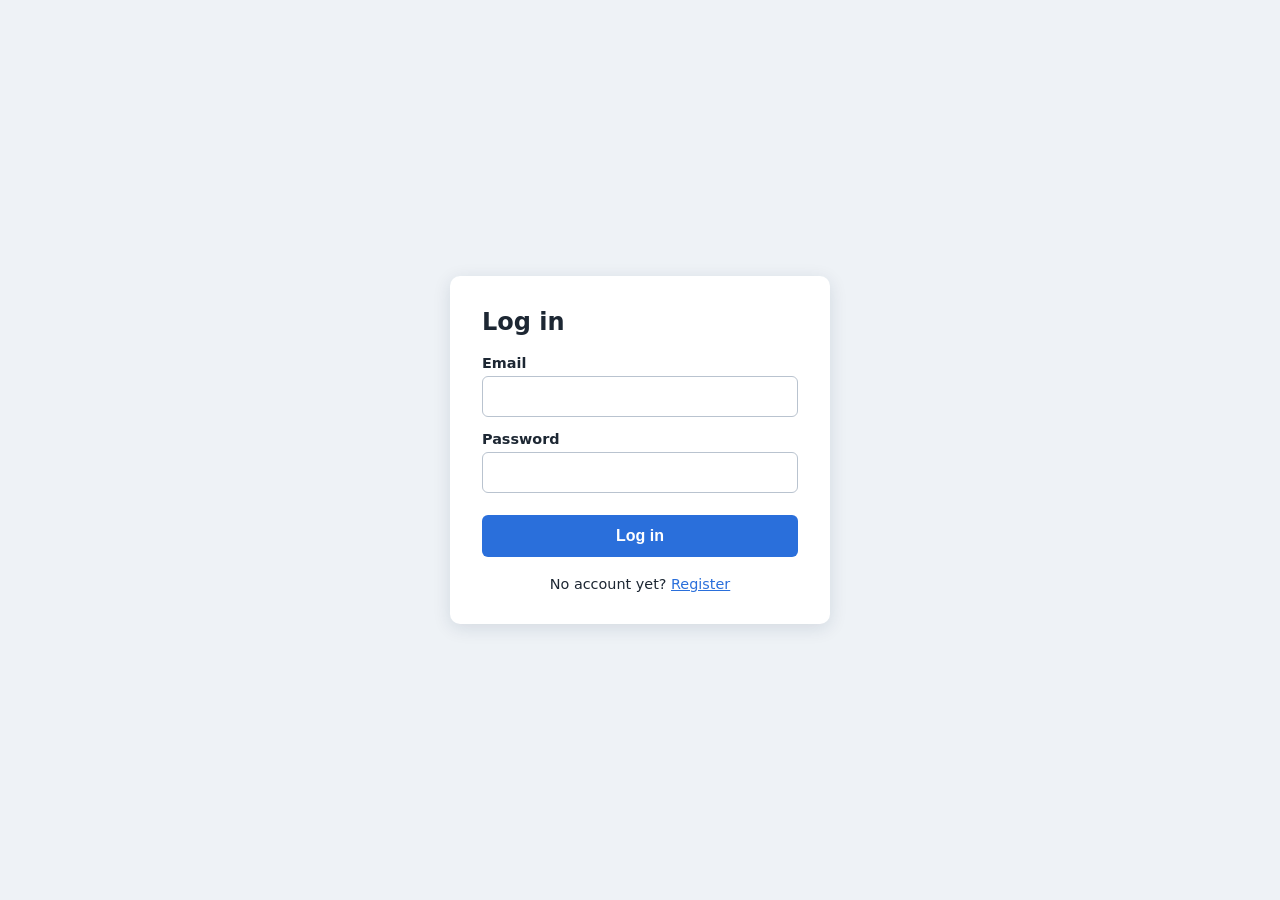
<file: Lab4/index.html>
<!DOCTYPE html>
<html lang="en">
<head>
    <meta charset="UTF-8">
    <meta name="viewport" content="width=device-width, initial-scale=1">
    <title>Log in</title>
    <link rel="stylesheet" href="style.css">
</head>
<body>
<main class="card">
    <h1>Log in</h1>

    <div id="messages" class="errors" role="alert" hidden></div>

    <form id="loginForm" method="post" action="login.php" novalidate>
        <label for="email">Email</label>
        <input type="email" id="email" name="email" autocomplete="email">

        <label for="password">Password</label>
        <input type="password" id="password" name="password" autocomplete="current-password">

        <button type="submit">Log in</button>
    </form>

    <p class="switch">No account yet? <a href="register.html">Register</a></p>
</main>
<script src="script.js"></script>
</body>
</html>
</file>
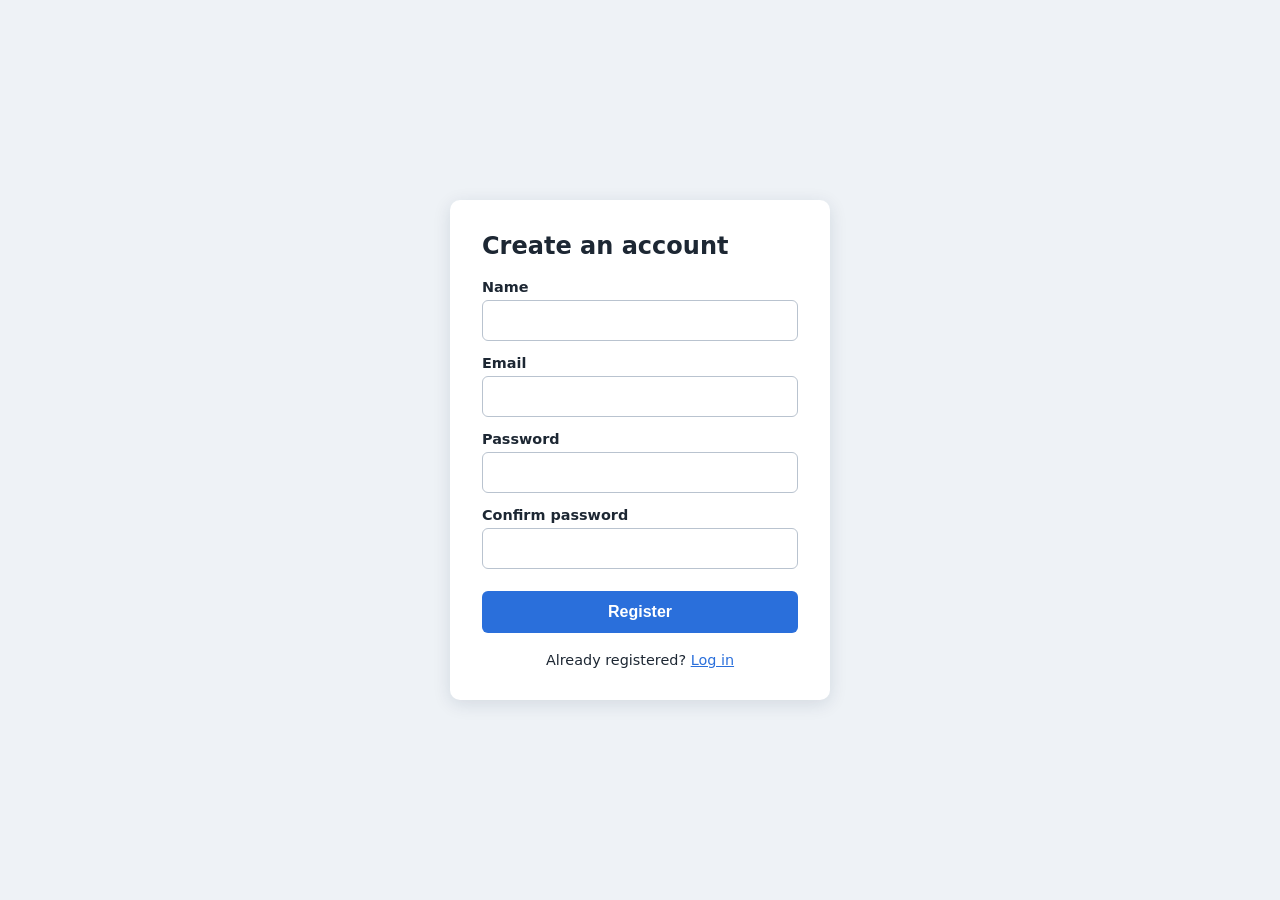
<file: Lab4/register.html>
<!DOCTYPE html>
<html lang="en">
<head>
    <meta charset="UTF-8">
    <meta name="viewport" content="width=device-width, initial-scale=1">
    <title>Register</title>
    <link rel="stylesheet" href="style.css">
</head>
<body>
<main class="card">
    <h1>Create an account</h1>

    <div id="messages" class="errors" role="alert" hidden></div>

    <form id="registerForm" method="post" action="register.php" novalidate>
        <label for="name">Name</label>
        <input type="text" id="name" name="name" autocomplete="name">

        <label for="email">Email</label>
        <input type="email" id="email" name="email" autocomplete="email">

        <label for="password">Password</label>
        <input type="password" id="password" name="password" autocomplete="new-password">

        <label for="confirm_password">Confirm password</label>
        <input type="password" id="confirm_password" name="confirm_password" autocomplete="new-password">

        <button type="submit">Register</button>
    </form>

    <p class="switch">Already registered? <a href="index.html">Log in</a></p>
</main>
<script src="script.js"></script>
</body>
</html>
</file>
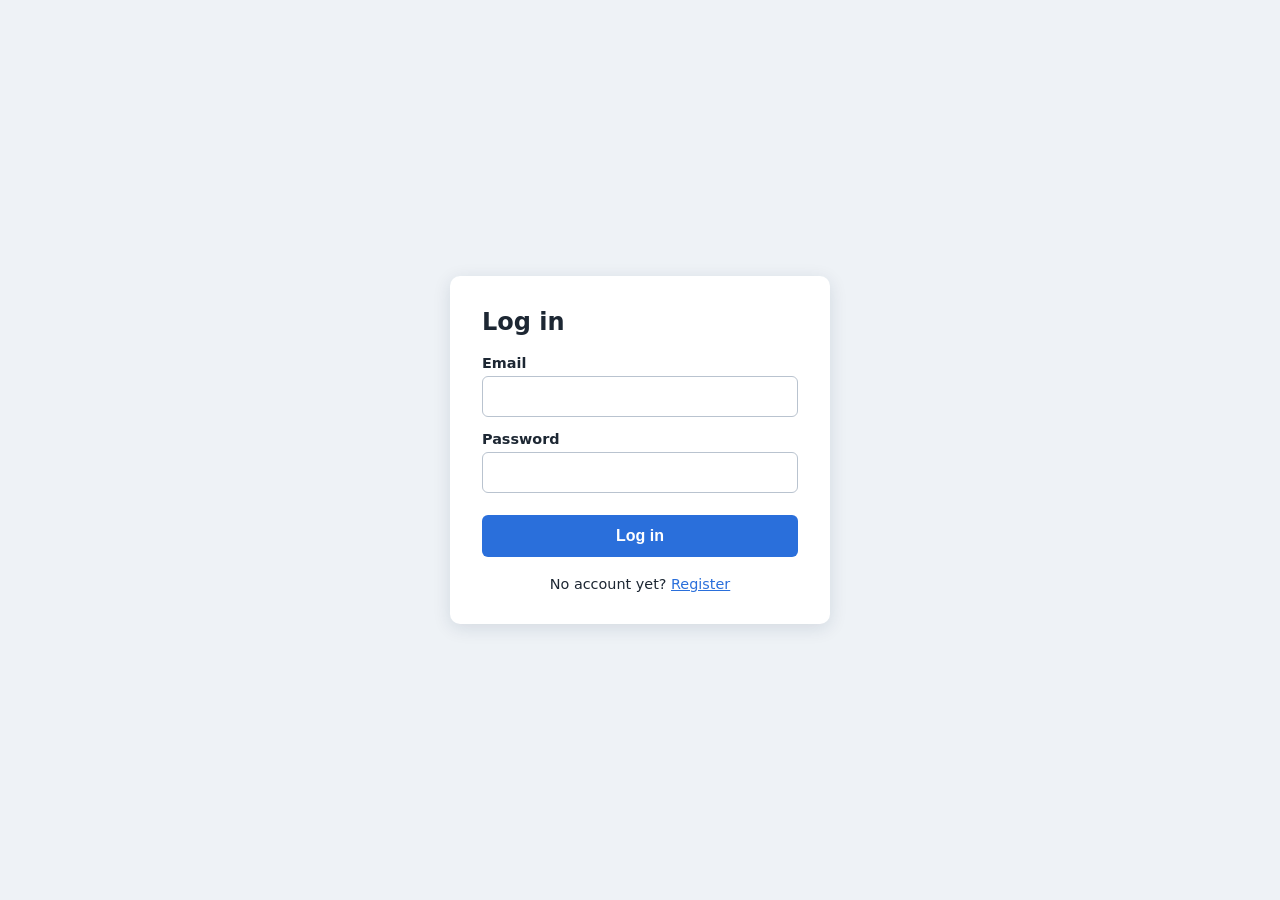
<file: Lab4/welcome.html>
<!DOCTYPE html>
<html lang="en">
<head>
    <meta charset="UTF-8">
    <meta name="viewport" content="width=device-width, initial-scale=1">
    <title>Welcome</title>
    <link rel="stylesheet" href="style.css">
</head>
<body>
<main class="card">
    <h1 id="welcomeText">Welcome</h1>
    <p class="switch"><a href="#" id="logout">Log out</a></p>
</main>
<script src="script.js"></script>
</body>
</html>
</file>
<file: Lab4/style.css>
* { box-sizing: border-box; }

body {
    margin: 0;
    min-height: 100vh;
    display: grid;
    place-items: center;
    padding: 1rem;
    font-family: "Segoe UI", system-ui, sans-serif;
    background: #eef2f6;
    color: #1d2733;
}

.card {
    width: 100%;
    max-width: 380px;
    background: #fff;
    padding: 2rem;
    border-radius: 10px;
    box-shadow: 0 4px 18px rgba(20, 40, 70, .12);
}

h1 { margin: 0 0 1.2rem; font-size: 1.5rem; }

label { display: block; margin: .9rem 0 .3rem; font-size: .9rem; font-weight: 600; }

input {
    width: 100%;
    padding: .65rem .75rem;
    border: 1px solid #b9c3cf;
    border-radius: 6px;
    font-size: 1rem;
}
input:focus { outline: 2px solid #2a6fdb; border-color: #2a6fdb; }

button {
    width: 100%;
    margin-top: 1.4rem;
    padding: .75rem;
    border: 0;
    border-radius: 6px;
    background: #2a6fdb;
    color: #fff;
    font-size: 1rem;
    font-weight: 600;
    cursor: pointer;
}
button:hover { background: #1f5bb8; }

.errors {
    margin-bottom: .5rem;
    padding: .6rem .9rem;
    background: #fdecec;
    border-left: 4px solid #d33;
    border-radius: 4px;
    color: #8a1c1c;
    font-size: .9rem;
}
.errors p { margin: .2rem 0; }

.switch { margin: 1.2rem 0 0; text-align: center; font-size: .9rem; }
a { color: #2a6fdb; }
</file>
